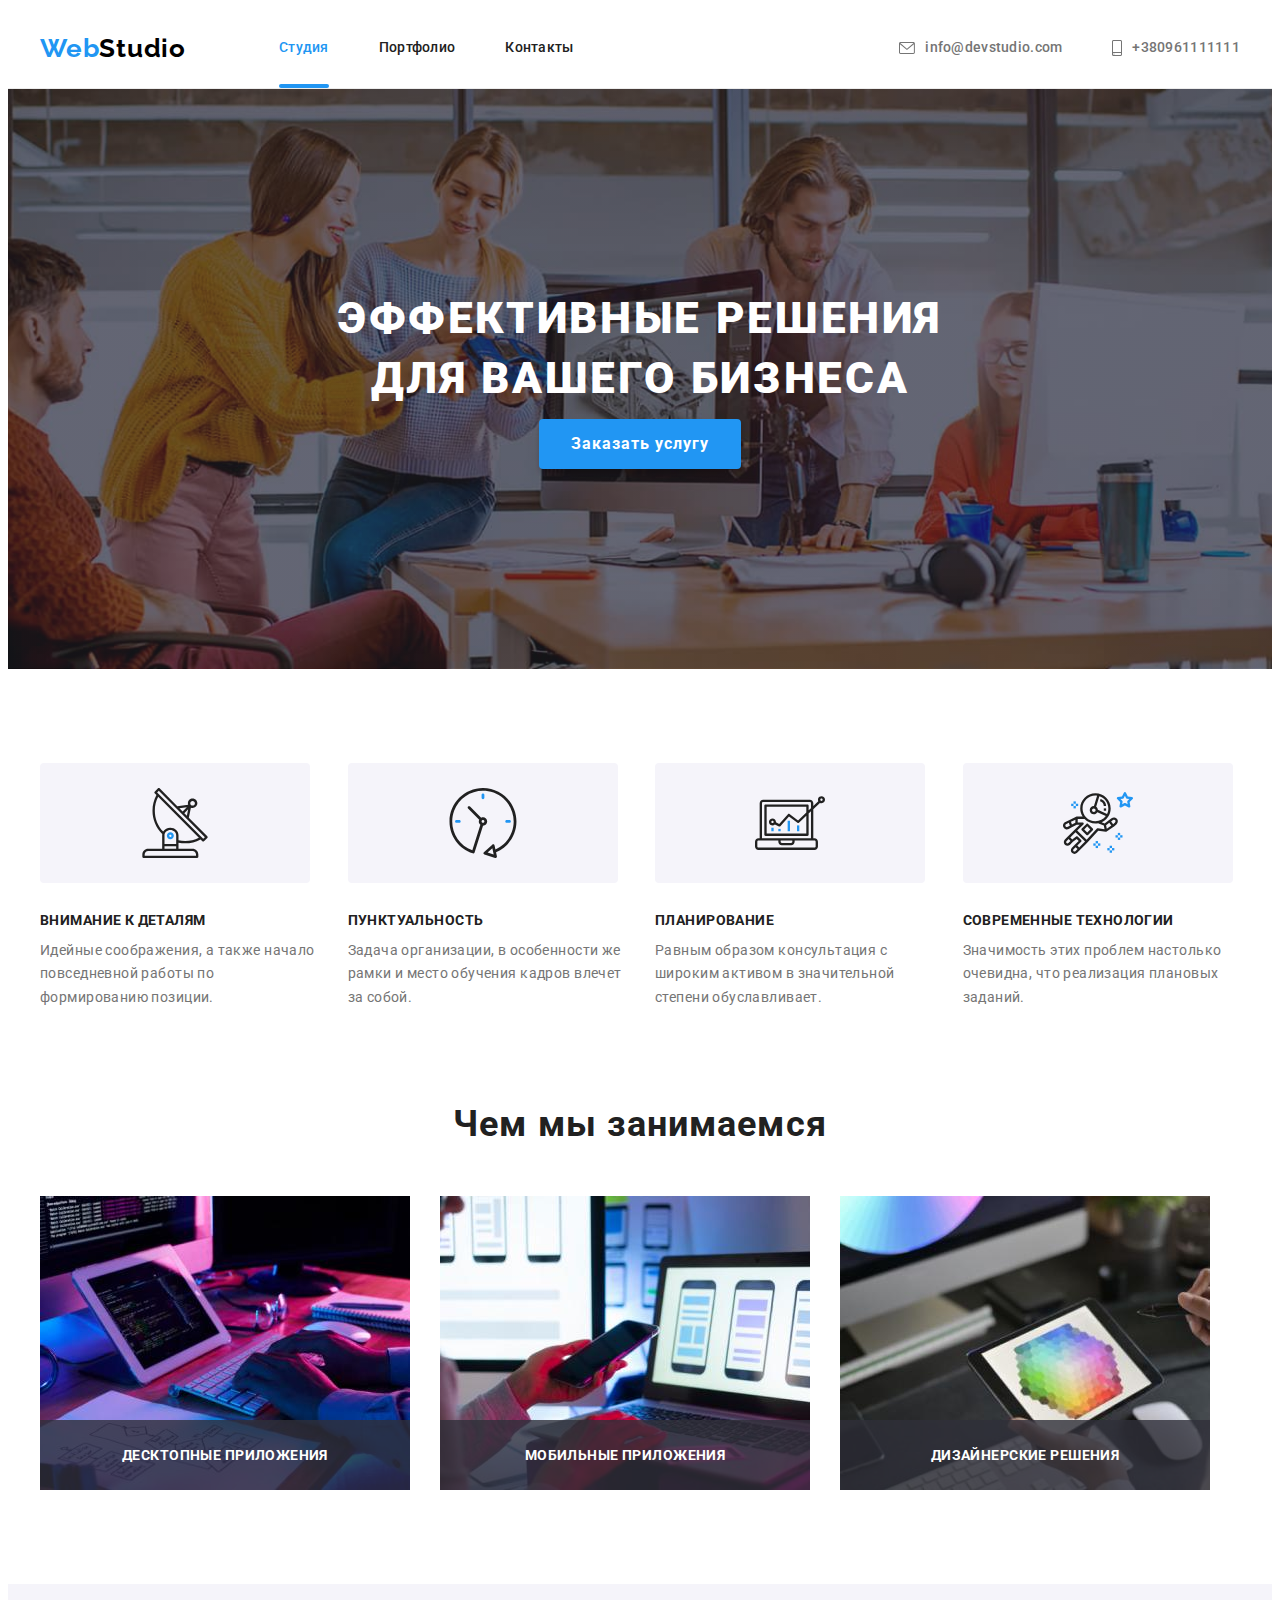
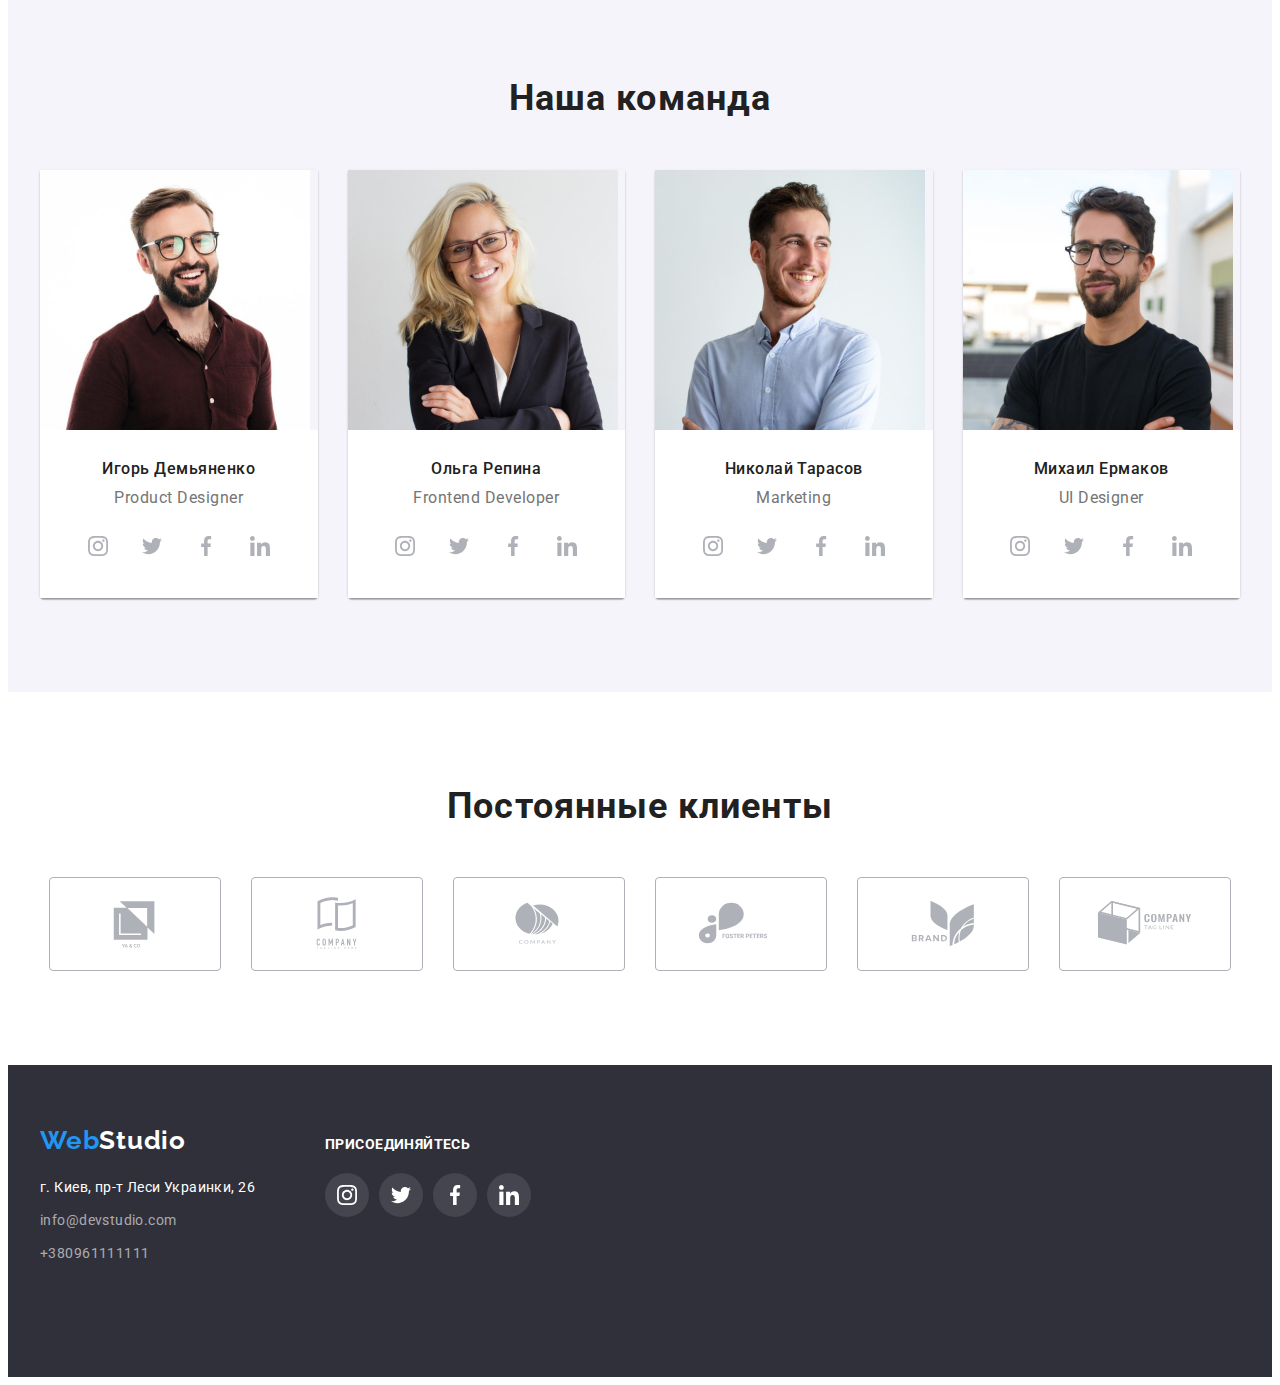
<file: index.html>
<!DOCTYPE html>
<html lang="ru">
<head>
    <meta charset="UTF-8">
    <meta http-equiv="X-UA-Compatible" content="IE=edge">
    <meta name="viewport" content="width=device-width, initial-scale=1.0">
    <title>WebStudio</title>
    <link rel="preconnect" href="https://fonts.googleapis.com">
    <link rel="preconnect" href="https://fonts.gstatic.com" crossorigin>
    <link href="https://fonts.googleapis.com/css2?family=Raleway:wght@700&family=Roboto:wght@400;500;700;900&display=swap"
        rel="stylesheet">
    <link rel="stylesheet" href="https://cdnjs.cloudflare.com/ajax/libs/modern-normalize/1.1.0/modern-normalize.min.css" integrity="sha512-wpPYUAdjBVSE4KJnH1VR1HeZfpl1ub8YT/NKx4PuQ5NmX2tKuGu6U/JRp5y+Y8XG2tV+wKQpNHVUX03MfMFn9Q==" crossorigin="anonymous" referrerpolicy="no-referrer" />
    <link rel="stylesheet" href="./css/styles.css">
</head>
<body>
    <!-- Мой контейнер -->

        <!-- HEADER -->
        <header class="header">
            <div class="container header-container">
                <nav class="header-nav">
                    <a href="" lang="en" class="header-logo link"><span lang="en">Web</span>Studio</a>

                    <ul class="header-list list">
                        <li class="item">
                            <a class="header-item active link current" href="./index.html" >Студия</a>
                        </li>
                        <li class="item">
                            <a class="header-item link" href="./portfolio.html" >Портфолио</a>
                        </li>
                        <li class="item">
                            <a class="header-item link" href="">Контакты</a>
                        </li>
                    </ul>
                </nav>
                <ul class="header-contact list">
                    <li class="item">
                        <a class="header-mail link" href="mailto:info@devstudio.com">
                            <svg class="mail-icon" width="16" height="12">
                                <use href="./images/symbol-defs.svg#icon-envelope"></use>
                            </svg>
                            info@devstudio.com
                        </a>
                    </li>
                    <li class="item">        
                        <a class="header-tel link" href="tel:+380961111111">
                            <svg class="tel-icon" width="10" height="16">
                                <use href="./images/symbol-defs.svg#icon-smartphone"></use>
                            </svg>
                            +380961111111
                        </a>
                    </li>
                </ul>
            </div>
        </header>
        
        <!-- HERO -->

        <main>
            <section class="hero">
                <div class="hero-item container ">
                    <h1 class="hero-title">Эффективные решения<br> для вашего бизнеса</h1>
                    <button class="hero-btn" type="button" data-modal-open>
                        Заказать услугу
                    </button>
                </div>
            </section>

            <!-- PRIORITY -->
            
            <section class="priority section">
                <div class="container">
                    <ul class="priority-list list">
                        <li class="priority-item">
                            <div class="priority-icon">
                                <svg class="priority-icons">
                                    <use href="./images/symbol-defs.svg#icon-antenna-1" width="70" hight="70" ></use>
                                </svg>
                            </div>
                            <h3 class="priority-title">Внимание к деталям</h3>
                            <p class="priority-text">
                                Идейные соображения, а также начало повседневной работы по формированию позиции.
                            </p>
                        </li>
                        <li class="priority-item">
                            <div class="priority-icon">
                                <svg class="priority-icons">
                                    <use href="./images/symbol-defs.svg#icon-clock-1" width="70" hight="70" ></use>
                                </svg>
                            </div>
                            <h3 class="priority-title">Пунктуальность</h3>
                            <p class="priority-text">
                                Задача организации, в особенности же рамки и место обучения кадров влечет за собой.
                            </p>
                        </li>
                        <li class="priority-item">
                            <div class="priority-icon">
                                <svg class="priority-icons">
                                    <use href="./images/symbol-defs.svg#icon-diagram-1" width="70" hight="70" ></use>
                                </svg>
                            </div>
                            <h3 class="priority-title">Планирование</h3>
                            <p class="priority-text">
                                Равным образом консультация с широким активом в значительной степени обуславливает.
                            </p>
                        </li>
                        <li class="priority-item">
                            <div class="priority-icon">
                                <svg class="priority-icons">
                                    <use href="./images/symbol-defs.svg#icon-astronaut-1" width="70" hight="70" ></use>
                                </svg>
                            </div>
                            <h3 class="priority-title">Современные технологии</h3>    
                            <p class="priority-text">
                                Значимость этих проблем настолько очевидна, что реализация плановых заданий.
                            </p>
                        </li>
                    </ul>
                </div>
                
            </section>
            
            <!-- WORK EXAMPLES -->

            <section class="example">
                <div class="container">
                    <h2 class="example-title">Чем мы занимаемся</h2>

                    <ul class="example-list list">
                        <li class="example-icon">
                            <div class="example-thumb">
                                <img class="example-img" src="./images/img.jpg" alt="Програмист пишет код" width="370" height="294">
                                <p class="example-text">Десктопные приложения</p>
                            </div>
                        </li>

                        <li class="example-icon">
                            <div class="example-thumb">
                                <img class="example-img" src="./images/img(1).jpg" alt="Дизайн меню для смартфона" width="370" height="294">
                                <p class="example-text">Мобильные приложения</p>
                            </div>    
                        </li>

                        <li class="example-icon">
                            <div class="example-thumb">
                                <img class="example-img" src="./images/img(2).jpg" alt="В руках планшет со стилусом" width="370" height="294">
                                <p class="example-text">Дизайнерские решения</p>
                            </div>    
                        </li>    
                    </ul>
                </div>
            </section>

            <!-- TEAM -->

            <section class="team section">
                <div class="container team-container">
                    <h2 class="team-title">Наша команда</h2> 
                        
                        <ul class="team-list list">
                            <li class="team-item">
                                <img class="team-img" src="./images/img(6).jpg" alt="Игорь Демьяненко" width="270" height="260">
                                <div class="team-worker">
                                    <h3 class="team-subtitle">Игорь Демьяненко</h3>
                                    <p class="team-text" lang="en">Product Designer</p>
                                    <ul class="team-social-list list">
                                        <li class="team-social-item">
                                            <a href="" class="team-social-link">
                                                <svg 
                                                    class="team-social-icon" width="20" height="20">
                                                    <use 
                                                    href="./images/symbol-defs.svg#icon-instagram-2">
                                                    </use>
                                                </svg>
                                            </a>
                                        </li>

                                        <li class="team-social-item">
                                            <a href="" class="team-social-link">
                                                <svg class="team-social-icon" width="20" height="20">
                                                    <use 
                                                    href="./images/symbol-defs.svg#icon-twitter-1">
                                                    </use>
                                                </svg>
                                            </a>
                                        </li>

                                        <li class="team-social-item">
                                            <a href="" class="team-social-link">
                                                <svg class="team-social-icon" width="20" height="20">
                                                    <use href="./images/symbol-defs.svg#icon-facebook-1">
                                                    </use>
                                                </svg>
                                            </a>
                                        </li>
                                        
                                        <li class="team-social-item">
                                            <a href="" class="team-social-link">
                                                <svg class="team-social-icon" width="20" height="20">
                                                    <use href="./images/symbol-defs.svg#icon-linkedin-1">
                                                    </use>
                                                </svg>
                                            </a>
                                        </li>
                                    </ul>
                                </div>
                            </li>

                            <li class="team-item">
                                <img class="team-img" src="./images/img(5).jpg" alt="Ольга Репина" width="270" height="260">
                                <div class="team-worker">
                                    <h3 class="team-subtitle">Ольга Репина</h3>
                                    <p class="team-text" lang="en">Frontend Developer</p>
                                    <ul class="team-social-list list">
                                        <li class="team-social-item">
                                            <a href="" class="team-social-link">
                                                <svg class="team-social-icon" width="20" height="20">
                                                    <use href="./images/symbol-defs.svg#icon-instagram-2">
                                                    </use>
                                                </svg>
                                            </a>
                                        </li>
                                    
                                        <li class="team-social-item">
                                            <a href="" class="team-social-link">
                                                <svg class="team-social-icon" width="20" height="20">
                                                    <use href="./images/symbol-defs.svg#icon-twitter-1">
                                                    </use>
                                                </svg>
                                            </a>
                                        </li>
                                    
                                        <li class="team-social-item">
                                            <a href="" class="team-social-link">
                                                <svg class="team-social-icon" width="20" height="20">
                                                    <use href="./images/symbol-defs.svg#icon-facebook-1">
                                                    </use>
                                                </svg>
                                            </a>
                                        </li>
                                    
                                        <li class="team-social-item">
                                            <a href="" class="team-social-link">
                                                <svg class="team-social-icon" width="20" height="20">
                                                    <use href="./images/symbol-defs.svg#icon-linkedin-1">
                                                    </use>
                                                </svg>
                                            </a>
                                        </li>
                                    </ul>
                                </div>
                            </li>

                            <li class="team-item">
                                <img class="team-img" src="./images/img(3).jpg" alt="Николай Тарасов" width="270" height="260">
                                <div class="team-worker">
                                    <h3 class="team-subtitle">Николай Тарасов</h3>
                                    <p class="team-text" lang="en">Marketing</p>
                                    <ul class="team-social-list list">
                                        <li class="team-social-item">
                                            <a href="" class="team-social-link">
                                                <svg class="team-social-icon" width="20" height="20">
                                                    <use href="./images/symbol-defs.svg#icon-instagram-2">
                                                    </use>
                                                </svg>
                                            </a>
                                        </li>
                                    
                                        <li class="team-social-item">
                                            <a href="" class="team-social-link">
                                                <svg class="team-social-icon" width="20" height="20">
                                                    <use href="./images/symbol-defs.svg#icon-twitter-1">
                                                    </use>
                                                </svg>
                                            </a>
                                        </li>
                                    
                                        <li class="team-social-item">
                                            <a href="" class="team-social-link">
                                                <svg class="team-social-icon" width="20" height="20">
                                                    <use href="./images/symbol-defs.svg#icon-facebook-1">
                                                    </use>
                                                </svg>
                                            </a>
                                        </li>
                                    
                                        <li class="team-social-item">
                                            <a href="" class="team-social-link">
                                                <svg class="team-social-icon" width="20" height="20">
                                                    <use href="./images/symbol-defs.svg#icon-linkedin-1">
                                                    </use>
                                                </svg>
                                            </a>
                                        </li>
                                    </ul>
                                </div>
                            </li>

                            <li class="team-item">
                                <img class="team-img" src="./images/img(4).jpg" alt="Михаил Ермаков" width="270" height="260">
                                <div class="team-worker">
                                    <h3 class="team-subtitle">Михаил Ермаков</h3>
                                    <p class="team-text" lang="en">UI Designer</p>
                                    <ul class="team-social-list list">

                                        <li class="team-social-item">
                                            <a href="" class="team-social-link">
                                                <svg class="team-social-icon" width="20" height="20">
                                                    <use href="./images/symbol-defs.svg#icon-instagram-2">
                                                    </use>
                                                </svg>
                                            </a>
                                        </li>
                                    
                                        <li class="team-social-item">
                                            <a href="" class="team-social-link">
                                                <svg class="team-social-icon" width="20" height="20">
                                                    <use href="./images/symbol-defs.svg#icon-twitter-1">
                                                    </use>
                                                </svg>
                                            </a>
                                        </li>
                                    
                                        <li class="team-social-item">
                                            <a href="" class="team-social-link">
                                                <svg class="team-social-icon" width="20" height="20">
                                                    <use href="./images/symbol-defs.svg#icon-facebook-1">
                                                    </use>
                                                </svg>
                                            </a>
                                        </li>
                                    
                                        <li class="team-social-item">
                                            <a href="" class="team-social-link">
                                                <svg class="team-social-icon" width="20" height="20">
                                                    <use href="./images/symbol-defs.svg#icon-linkedin-1">
                                                    </use>
                                                </svg>
                                            </a>
                                        </li>

                                    </ul>
                                </div>
                            </li>
                        </ul>
                </div>
            </section>


<!-- CLIENT -->

            <section class="client-section section">
                <div class="client-block container">
                    <h2 class="client-title">Постоянные клиенты</h2>
                    <ul class="client-list list">
                        <li class="client-item">
                            <a href="" class="client-link">
                                <svg class="client-icon width=100 height=100">    
                                    <use href="./images/symbol-defs.svg#icon-Logo"></use>
                                </svg>
                            </a>
                        </li>

                        <li class="client-item">
                            <a href="" class="client-link">
                                <svg class="client-icon">
                                    <use href="./images/symbol-defs.svg#icon-Logo-1"></use>
                                </svg>
                            </a>
                        </li>
                    
                        <li class="client-item">
                            <a href="" class="client-link">
                                <svg class="client-icon">
                                    <use href="./images/symbol-defs.svg#icon-Logo-2"></use>
                                </svg>
                            </a>
                        </li>
                    
                        <li class="client-item">
                            <a href="" class="client-link">
                                <svg class="client-icon">
                                    <use href="./images/symbol-defs.svg#icon-Logo-3"></use>
                                </svg>
                            </a>
                        </li>
                    
                        <li class="client-item">
                            <a href="" class="client-link">
                                <svg class="client-icon">
                                    <use href="./images/symbol-defs.svg#icon-Logo-4"></use>
                                </svg>
                            </a>
                        </li>
                    
                        <li class="client-item">
                            <a href="" class="client-link">
                                <svg class="client-icon">
                                    <use href="./images/symbol-defs.svg#icon-Logo-5"></use>
                                </svg>
                            </a>
                        </li>
                    </ul>
                </div>
            </section>
        </main>

        <!-- FOOTER -->

        <footer class="footer">
            <div class="footer-container container">
                <div class="footer-block">
                    <a href="" lang="en" class="footer-logo link"><span lang="en">Web</span>Studio</a>
                    <address class="footer-contact">
                        <ul class="footer-list list">

                            <li class="footer-item">
                                <a class="footer-adress link" href="https://goo.gl/maps/cScgRgd44BL1W8yu9" target="_blank" rel="noopener noreferrer">г. Киев, пр-т Леси Украинки, 26</a>
                            </li>

                            <li class="footer-item">
                                <a class="footer-mail link" href="mailto:info@devstudio.com">info@devstudio.com</a>
                            </li>
                            
                            <li class="footer-item">
                                <a class="footer-tel link" href="tel:+380961111111">+380961111111</a>
                            </li>
                        </ul>
                    </address>
                </div>
                <div class="footer-social">
                    <h3 class="footer-social-title">присоединяйтесь</h3>
                    <ul class="footer-social-list list">
                        <li class="footer-social-item">
                            <a href="" class="footer-social-link">
                                <svg class="footer-social-icon" width="20" height="20">
                                    <use 
                                        href="./images/symbol-defs.svg#icon-instagram-2">
                                    </use>
                                </svg>
                            </a>
                        </li>

                        <li class="footer-social-item">
                            <a href="" class="footer-social-link">
                                <svg class="footer-social-icon" width="20" height="20">
                                    <use 
                                        href="./images/symbol-defs.svg#icon-twitter-1">
                                    </use>
                                </svg>
                            </a>
                        </li>

                        <li class="footer-social-item">
                            <a href="" class="footer-social-link">
                                <svg class="footer-social-icon" width="20" height="20">
                                    <use 
                                        href="./images/symbol-defs.svg#icon-facebook-1">
                                    </use>
                                </svg>
                            </a>
                        </li>

                        <li class="footer-social-item">
                            <a href="" class="footer-social-link">
                                <svg class="footer-social-icon" width="20" height="20">
                                    <use 
                                        href="./images/symbol-defs.svg#icon-linkedin-1">
                                    </use>
                                </svg>
                            </a>
                        </li>
                    </ul>
                </div>
            </div>
        </footer>
        <div class="backdrop is-hidden" data-modal>
            <div class="modal">
                <button type="button" class="modal-close" data-modal-close>
                    <svg class="modal-close-icon" width=11px height=11px>
                        <use href="./images/symbol-defs.svg#icon-close"></use>
                    </svg>
                </button>
            </div>
        </div>
        <script src="./js/modal.js"></script>    
</body>
</html>
</file>
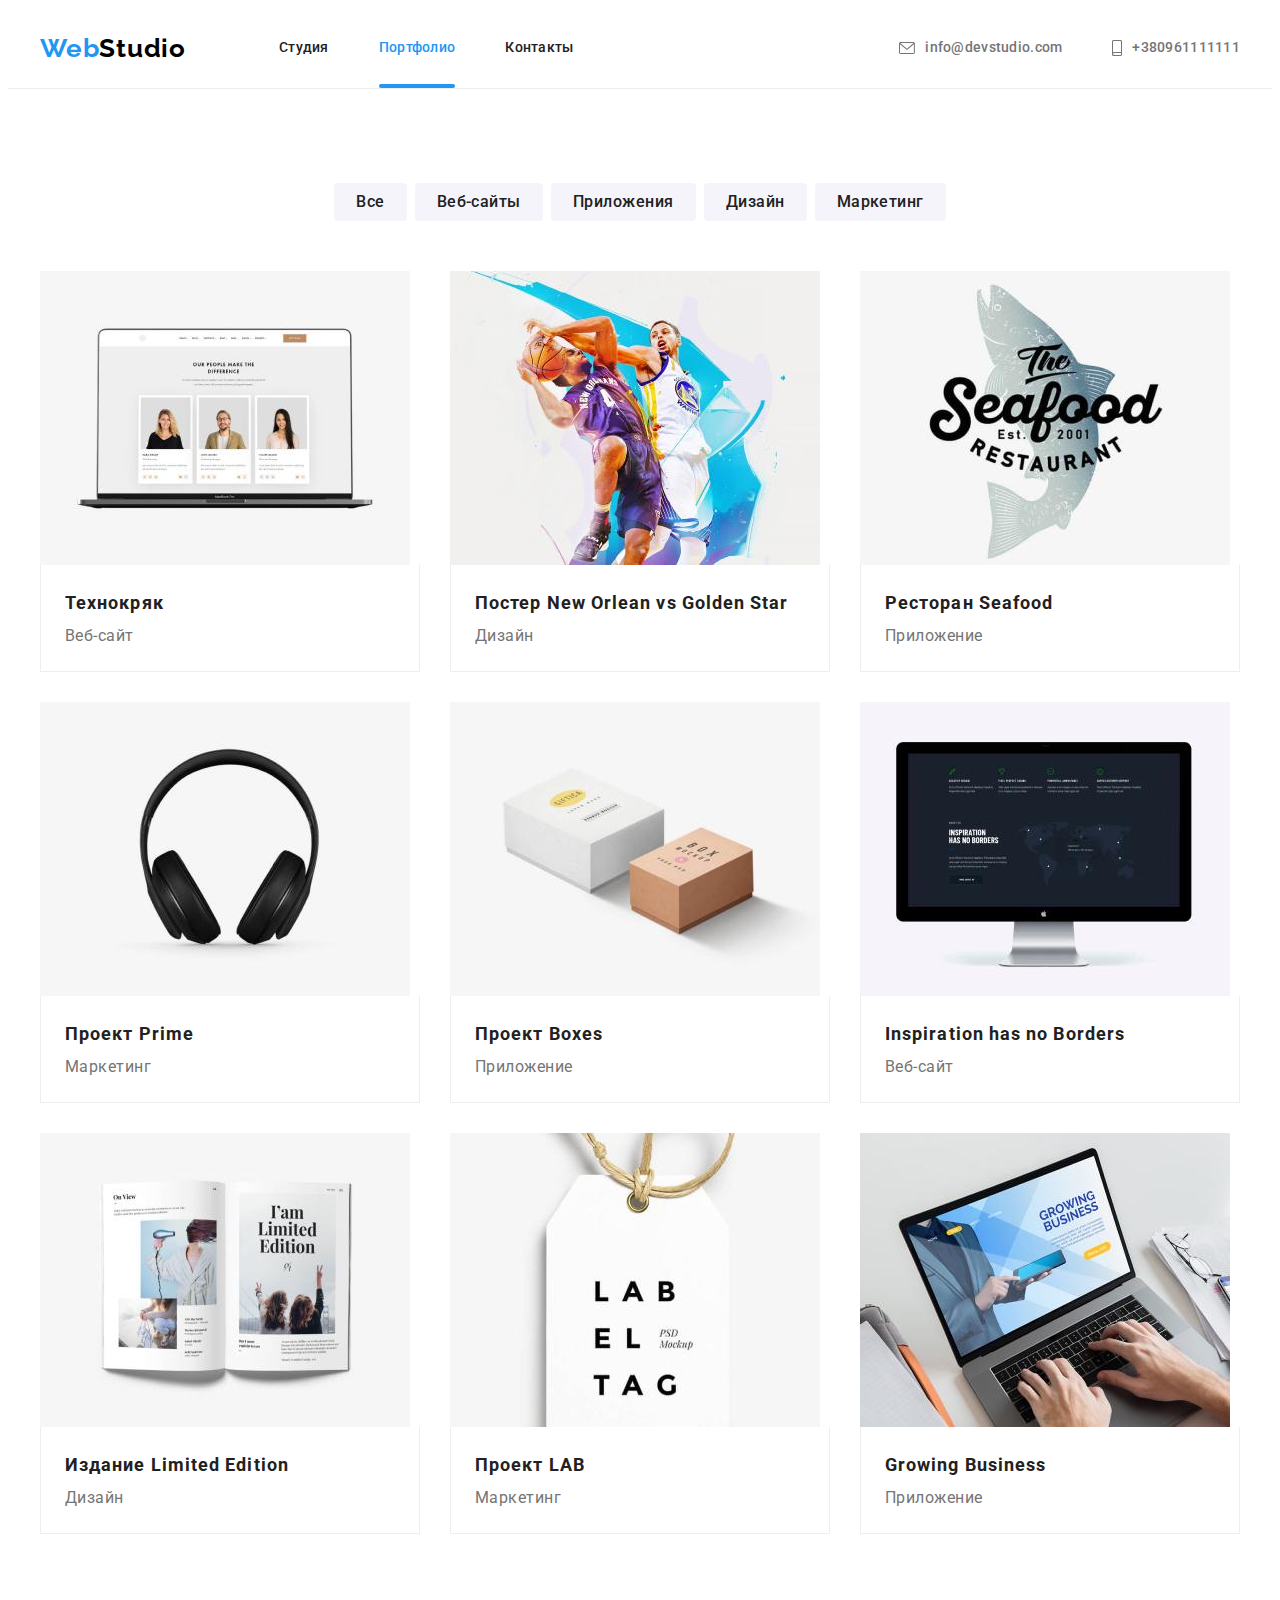
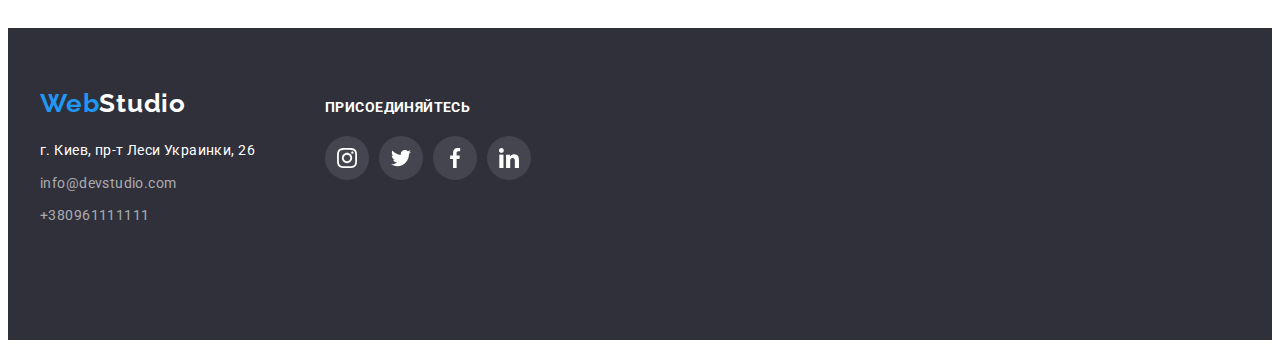
<file: portfolio.html>
<!DOCTYPE html>
<html lang="ru">
<head>
    <meta charset="UTF-8">
    <meta http-equiv="X-UA-Compatible" content="IE=edge">
    <meta name="viewport" content="width=device-width, initial-scale=1.0">
    <title>WebStudio</title>
    <link rel="preconnect" href="https://fonts.googleapis.com">
    <link rel="preconnect" href="https://fonts.gstatic.com" crossorigin>
    <link href="https://fonts.googleapis.com/css2?family=Raleway:wght@700&family=Roboto:wght@400;500;700;900&display=swap"
        rel="stylesheet">
    <link rel="stylesheet" href="https://cdnjs.cloudflare.com/ajax/libs/modern-normalize/1.1.0/modern-normalize.min.css" 
        integrity="sha512-wpPYUAdjBVSE4KJnH1VR1HeZfpl1ub8YT/NKx4PuQ5NmX2tKuGu6U/JRp5y+Y8XG2tV+wKQpNHVUX03MfMFn9Q==" 
        crossorigin="anonymous" 
        referrerpolicy="no-referrer" />    
    <link rel="stylesheet" href="./css/styles.css">
</head>
<body>

<!-- HEADER -->
<header class="header">
    <div class="container header-container">
        <nav class="header-nav">
            <a href="" lang="en" class="header-logo link"><span lang="en">Web</span>Studio</a>

            <ul class="header-list list">
                <li class="item"><a class="header-item link" href="./index.html" >Студия</a></li>
                <li class="item"><a class="header-item active link current" href="./portfolio.html" >Портфолио</a></li>
                <li class="item"><a class="header-item link" href="">Контакты</a></li>
            </ul>
        </nav>
        <ul class="header-contact list">
            <li class="item">
                <a class="header-mail link" href="mailto:info@devstudio.com">
                    <svg class="mail-icon" width="16" height="12">
                        <use href="./images/symbol-defs.svg#icon-envelope"></use>
                    </svg>
                    info@devstudio.com
                </a>
            </li>
            <li class="item">        
                <a class="header-tel link" href="tel:+380961111111">
                    <svg class="tel-icon" width="10" height="16">
                        <use href="./images/symbol-defs.svg#icon-smartphone"></use>
                    </svg>
                    +380961111111
                </a>
            </li>
        </ul>
    </div>
</header>

    <main>

        <section class="portfolio section">
            <div class="container">
                <ul class="buttons-list list">
                    <li class="item"><button class="nav-button" type="button">Все</button></li>
                    <li class="item"><button class="nav-button" type="button">Веб-сайты</button></li>
                    <li class="item"><button class="nav-button" type="button">Приложения</button></li>
                    <li class="item"><button class="nav-button" type="button">Дизайн</button></li>
                    <li class="item"><button class="nav-button" type="button">Маркетинг</button></li>
                </ul>
                <ul class="project-list list">

                    <li class="project-item">
                        <a class="link" href="">

                            <div class="project-thumb">  
                                <img class="project-img" src="./images/img(nout).jpg" alt="открытый ноутбук" width="370" height="294">
                                <p class="project-text-thumb">Технокряк это современная площадка распространения коронавируса. Компании используют эту платформу для цифрового
                                шпионажа и атак на защищённые сервера конкурентов.</p>   
                            </div>
                            
                            <div class="item">   
                                <h1 class="project-title">Технокряк</h1> 
                                <p class="project-text">Веб-сайт</p>
                            </div>

                        </a>
                    </li>

                    <li class="project-item">
                        <a class="link" href="">
                            <div class="project-thumb">    
                                <img class="project-img" src="./images/img(basket).jpg" alt="постер с двумя баскетболистами" width="370" height="294">
                                <p class="project-text-thumb">Технокряк это современная площадка распространения коронавируса. Компании используют эту платформу для цифрового
                                    шпионажа и атак на защищённые сервера конкурентов.</p>
                            </div> 
                            
                            <div class="item">
                                <h1 class="project-title">Постер <span lang="en">New Orlean vs Golden Star</span></h1>
                                <p class="project-text">Дизайн</p>
                            </div>
                        </a>
                    </li>
                    <li class="project-item">
                        <a class="link" href="">
                            <div class="project-thumb">
                                <img class="project-img" src="./images/img(seafood).jpg" alt="логотип ресторана морепродуктов" width="370" height="294">
                                <p class="project-text-thumb">Технокряк это современная площадка распространения коронавируса. Компании используют эту платформу для цифрового
                                    шпионажа и атак на защищённые сервера конкурентов.</p>
                            </div>

                            <div class="item">
                                <h1 class="project-title">Ресторан <span lang="en">Seafood</span></h1>
                                <p class="project-text">Приложение</p>
                            </div>
                        </a>
                    </li>
                    <li class="project-item">
                        <a class="link" href="">
                            <div class="project-thumb">
                                <img class="project-img" src="./images/img1.jpg" alt="наушники" width="370" height="294">
                                <p class="project-text-thumb">Технокряк это современная площадка распространения коронавируса. Компании используют эту платформу для цифрового
                                    шпионажа и атак на защищённые сервера конкурентов.</p>
                            </div>

                            <div class="item">
                                <h1 class="project-title">Проект <span lang="en">Prime</span></h1>
                                <p class="project-text">Маркетинг</p>
                            </div>
                        </a>
                    </li>
                    <li class="project-item">
                        <a class="link" href="">
                            <div class="project-thumb">
                                <img class="project-img" src="./images/img2.jpg" alt="две коробочки" width="370" height="294">
                                <p class="project-text-thumb">Технокряк это современная площадка распространения коронавируса. Компании используют эту платформу для цифрового
                                    шпионажа и атак на защищённые сервера конкурентов.</p>
                            </div>

                            <div class="item">
                                <h1 class="project-title">Проект <span lang="en">Boxes</span></h1>
                                <p class="project-text">Приложение</p>
                            </div>
                        </a>
                    </li>
                    <li class="project-item">
                        <a class="link" href="">
                            <div class="project-thumb">
                                <img class="project-img" src="./images/img3.jpg" alt="моритор" width="370" height="294">
                                <p class="project-text-thumb">Технокряк это современная площадка распространения коронавируса. Компании используют эту платформу для цифрового
                                    шпионажа и атак на защищённые сервера конкурентов.</p>
                            </div>

                            <div class="item">
                                <h1 class="project-title" lang="en">Inspiration has no Borders</h1>
                                <p class="project-text">Веб-сайт</p>
                            </div>
                        </a>
                    </li>
                    <li class="project-item">
                        <a class="link" href="">
                            <div class="project-thumb">
                                <img class="project-img" src="./images/img4.jpg" alt="открытый журнал" width="370" height="294">
                                <p class="project-text-thumb">Технокряк это современная площадка распространения коронавируса. Компании используют эту платформу для цифрового
                                    шпионажа и атак на защищённые сервера конкурентов.</p>
                            </div>

                            <div class="item">
                                <h1 class="project-title">Издание <span lang="en">Limited Edition</span></h1>
                                <p class="project-text">Дизайн</p>
                            </div>
                        </a>
                    </li>
                    <li class="project-item">
                        <a class="link" href="">
                            <div class="project-thumb">
                                <img class="project-img" src="./images/img5.jpg" alt="бирка" width="370" height="294">
                                <p class="project-text-thumb">Технокряк это современная площадка распространения коронавируса. Компании используют эту платформу для цифрового
                                    шпионажа и атак на защищённые сервера конкурентов.</p>
                            </div>
                            <div class="item">
                                <h1 class="project-title">Проект <span lang="en">LAB</span></h1>
                                <p class="project-text">Маркетинг</p>
                            </div>
                        </a>
                    </li>
                    <li class="project-item">
                        <a class="link" href="">
                            <div class="project-thumb">
                                <img class="project-img" src="./images/img6.jpg" alt="работа за ноутбуком" width="370" height="294">
                                <p class="project-text-thumb">Технокряк это современная площадка распространения коронавируса. Компании используют эту платформу для цифрового
                                    шпионажа и атак на защищённые сервера конкурентов.</p>
                            </div>
                                
                            <div class="item">
                                <h1 class="project-title" lang="en">Growing Business</h1>
                                <p class="project-text">Приложение</p>
                            </div>
                        </a>    
                    </li>
                </ul>
            </div>
        </section>

    </main>

    <footer class="footer">
        <div class="footer-container container">
            <div class="footer-block">
                <a href="" lang="en" class="footer-logo link"><span lang="en">Web</span>Studio</a>
                <address class="footer-contact">
                    <ul class="footer-list list">

                        <li class="footer-item">
                            <a class="footer-adress link" href="https://goo.gl/maps/cScgRgd44BL1W8yu9" target="_blank" rel="noopener noreferrer">г. Киев, пр-т Леси Украинки, 26</a>
                        </li>

                        <li class="footer-item">
                            <a class="footer-mail link" href="mailto:info@devstudio.com">info@devstudio.com</a>
                        </li>
                        
                        <li class="footer-item">
                            <a class="footer-tel link" href="tel:+380961111111">+380961111111</a>
                        </li>
                    </ul>
                </address>
            </div>
            <div class="footer-social">
                <h3 class="footer-social-title">присоединяйтесь</h3>
                <ul class="footer-social-list list">
                    <li class="footer-social-item">
                        <a href="" class="footer-social-link">
                            <svg class="footer-social-icon" width="20" height="20">
                                <use href="./images/symbol-defs.svg#icon-instagram-2">
                                </use>
                            </svg>
                        </a>
                    </li>
            
                    <li class="footer-social-item">
                        <a href="" class="footer-social-link">
                            <svg class="footer-social-icon" width="20" height="20">
                                <use href="./images/symbol-defs.svg#icon-twitter-1">
                                </use>
                            </svg>
                        </a>
                    </li>
            
                    <li class="footer-social-item">
                        <a href="" class="footer-social-link">
                            <svg class="footer-social-icon" width="20" height="20">
                                <use href="./images/symbol-defs.svg#icon-facebook-1">
                                </use>
                            </svg>
                        </a>
                    </li>
            
                    <li class="footer-social-item">
                        <a href="" class="footer-social-link">
                            <svg class="footer-social-icon" width="20" height="20">
                                <use href="./images/symbol-defs.svg#icon-linkedin-1">
                                </use>
                            </svg>
                        </a>
                    </li>
                </ul>
            </div>
        </div>
    </footer>
    

</body>
</html>
</file>
<file: css/styles.css>
body {
  background-color: #ffffff;
  color: #212121;
  font-family: "Roboto", sans-serif;
}
:root {
  --basic-text-color: #212121;
  --secondary-text-color: #757575;
  --basic-text: "Roboto", sans-serif;
}

.link {
  text-decoration: none;
}
.list {
  list-style: none;
}
h1,
h2,
h3,
h4,
h5,
h6,
p {
  margin: 0;
}
ul {
  margin: 0;
  padding: 0;
}
img {
  display: block;
  max-width: 100%;
}
.container {
  width: 1200px;
  padding-left: 15px;
  padding-right: 15px;
  margin-left: auto;
  margin-right: auto;
}
button {
  cursor: pointer;
}
.visually-hidden {
  position: absolute;
  white-space: nowrap;
  width: 1px;
  height: 1px;
  overflow: hidden;
  border: 0;
  padding: 0;
  clip: rect(0 0 0 0);
  clip-path: inset(50%);
  margin: -1px;
}
nav {
  display: flex;
}
.section {
  padding-top: 94px;
  padding-bottom: 94px;
}
/*-----------------------HEADER-----------------------*/
/*div {
  display: flex;
}*/
.header {
  background-color: #ffffff;
}
.header {
  border-bottom: 1px solid #ececec;
}
.header-container {
  display: flex;
}

.header-logo {
  display: flex;
  align-items: center;

  color: #000000;
  font-family: "Raleway", sans-serif;
  font-weight: 700;
  font-size: 26px;
  line-height: 1.19;
  letter-spacing: 0.03em;
}
.header-logo span {
  color: #2196f3;
}

.header-list .item + .item {
  margin-left: 50px;
}
.header-list {
  display: flex;
  margin-left: 93px;
  color: inherit;
  font-family: inherit;
  font-weight: 500;
  font-size: 14px;
  line-height: 1.14;
  letter-spacing: 0.02em;

  
}
.header-list :hover,
.header-list :focus {
  color: #2196f3;
}
.active::after {
  content: "";
  width: 100%;
  height: 4px;
  background-color: #2196f3;
  position: absolute;
  display: block;
  border-radius: 2px;
  bottom: 0;
  left: 0;
}
.header-item {
  display: block;
  padding-top: 32px;
  padding-bottom: 32px;
  position: relative;

  transition: color 250ms cubic-bezier(0.4, 0, 0.2, 1);
}
.header-item {
  color: currentColor;
}
.current {
  color: #2196f3;
}

.header-contact {
  display: flex;
  align-items: center;
  color: var(--secondary-text-color);
  font-family: var(--basic-text);
  font-weight: 500;
  font-size: 14px;
  line-height: 1.14;
  letter-spacing: 0.02em;
  margin-left: auto;

  /*transition: color 5000ms cubic-bezier(0.4, 0, 0.2, 1);*/
}
.header-contact .item + .item {
  margin-left: 50px;
}
.header-mail,
.header-tel {
  display: inline-flex;
  padding-top: 32px;
  padding-bottom: 32px;
  align-items: center;
  
  transition: color 250ms cubic-bezier(0.4, 0, 0.2, 1);
}
.header-contact :hover,
.header-contact :focus {
  color: #2196f3;
}
.header-mail,
.header-tel {
  color: currentColor;
}
/*.mail-icon:hover,
.mail-icon:focus {
  fill: #5057a7;
}*/
.mail-icon,
.tel-icon {
  fill: currentColor;
}
.mail-icon,
.tel-icon {
  display: inline-flex;
  margin-right: 10px;
}

/*------------------------HERO-----------------------*/

.hero {
  background-color: #c4c4c4;
  background-image: linear-gradient(
      rgba(47, 48, 58, 0.4),
      rgba(47, 48, 58, 0.4)
    ),
    url(../images/hero.jpg);
  background-repeat: no-repeat;
  background-position: center;
  background-size: cover;
  text-align: center;
  padding: 200px 0px 200px 0px;
  width: max-content 1600px;
}

.hero-title {
  font-family: var(--basic-text);
  font-weight: 900;
  font-size: 44px;
  line-height: 1.36;
  text-align: center;
  letter-spacing: 0.06em;
  text-transform: uppercase;
  color: #ffffff;

  margin-left: auto;
  margin-right: auto;
  margin-bottom: 10px;
}
.hero-btn {
  padding: 10px 32px;
  border-radius: 4px;
  border: none;
  box-shadow: 0px 4px 4px rgba(0, 0, 0, 0.15);
  background-color: #2196f3;
  font-family: inherit;
  font-weight: 700;
  font-size: 16px;
  line-height: 1.87;
  letter-spacing: 0.06em;
  color: #ffffff;
  text-align: center;

  transition-property: background-color;
  transition-duration: 250ms;
  transition-timing-function: cubic-bezier(0.4, 0, 0.2, 1);
}
/*.hero-btn {
  background-color: #2196f3;
}*/
.hero-btn:hover,
.hero-btn:focus {
  background-color: #188ce8;
}

/*------------------------PRIORITY----------------------*/
section .priority .section {
  padding-bottom: 0px;
}
.priority-title {
  margin-bottom: 10px;

  color: var(--basic-text-color);
  font-family: var(--basic-text);
  font-weight: 700;
  font-size: 14px;
  line-height: 1.14;
  letter-spacing: 0.03em;
  text-transform: uppercase;
}

.priority-text {
  margin-top: 10px;

  color: var(--secondary-text-color);
  font-family: var(--basic-text);
  font-weight: 400;
  font-size: 14px;
  line-height: 1.71;
  letter-spacing: 0.03em;
}

.priority-list {
  display: flex;
}
.priority-item + .priority-item {
  margin-left: 30px;
}
.priority-item {
  flex-basis: calc(100% / 4);
}
.priority-item {
  width: 270px;
}
.priority-icons {
  width: 70px;
  height: 70px;
}
.priority-icon {
  display: flex;
  width: 270px;
  height: 120px;
  border-radius: 4px;
  background-color: #f5f4fa;
  align-items: center;
  justify-content: center;
  margin-bottom: 30px;
}

/*----------------------WORK EXAMPLES---------------------*/
.example-title {
  color: var(--basic-text-color);
  font-family: var(--basic-text);
  font-weight: 700;
  font-size: 36px;
  line-height: 1.16;
  text-align: center;
  letter-spacing: 0.03em;
}
.example {
  padding-bottom: 94px;
}

.example-list {
  display: flex;
  margin-top: 50px;
}
.example-icon + .example-icon {
  margin-left: 30px;
}
.example-thumb {
  display: flex;
  position: relative;
}
.example-text {
  display: flex;
  position: absolute;
  bottom: 0;
  justify-content: center;
  align-items: center;
  width: 100%;
  height: 70px;

  font-family: Roboto;
  font-weight: bold;
  font-size: 14px;
  letter-spacing: 0.03em;
  text-transform: uppercase;
  color: #ffffff;
  background-color: rgba(47, 48, 58, 0.8);
}
/*--------------------------TEAM-------------------------*/
.team-list {
  display: flex;
  flex-wrap: wrap;
  margin: 0px;
  padding: 0px;
  margin-left: -30px;
  margin-top: -30px;
}

.team-item {
  flex-basis: calc(100% / 4 - 30px);
  margin-left: 30px;
  margin-top: 30px;
  width: 270px;
  box-shadow: 0px 1px 3px rgba(0, 0, 0, 0.12), 0px 1px 1px rgba(0, 0, 0, 0.14),
    0px 2px 1px rgba(0, 0, 0, 0.2);
  border-radius: 0px 0px 4px 4px;
}
.team {
  background-color: #f5f4fa;
}
.team-worker {
  background-color: #ffffff;
  text-align: center;
  padding-top: 30px;
  padding-bottom: 30px;
}

.team-title {
  margin-bottom: 50px;

  color: var(--basic-text-color);
  font-family: var(--basic-text);
  font-weight: 700;
  font-size: 36px;
  line-height: 1.16;
  text-align: center;
  letter-spacing: 0.03em;
}
.team-subtitle {
  margin-bottom: 10px;

  color: var(--basic-text-color);
  font-family: var(--basic-text);
  font-weight: 500;
  font-size: 16px;
  line-height: 1.18;
  letter-spacing: 0.03em;
}
.team-text {
  margin-bottom: 16px;
  color: var(--secondary-text-color);
  font-family: var(--basic-text);
  font-weight: 400;
  font-size: 16px;
  line-height: 1.18;
  letter-spacing: 0.03em;
}

.team-social-list {
  display: flex;
  justify-content: center;
}
.team-social-item {
  width: 44px;
  height: 44px;
}
.team-social-item + .team-social-item {
  margin-left: 10px;
}

.team-social-link {
  width: 100%;
  height: 100%;
  /*display: block;*/
  background-color: #ffffff;
  border-radius: 50%;
  display: flex;
  align-items: center;
  justify-content: center;
  color: #afb1b8;

  transition: background-color 250ms cubic-bezier(0.4, 0, 0.2, 1),
    color 250ms cubic-bezier(0.4, 0, 0.2, 1),
    fill 250ms cubic-bezier(0.4, 0, 0.2, 1);
}
.team-social-icon {
  fill: currentColor;
}
.team-social-link:hover,
.team-social-link:focus {
  color: #ffffff;
  background-color: #2196f3;
}

/*------------CLIENTS--------------*/

.client-title {
  margin-bottom: 50px;
  font-family: Roboto;
  font-style: normal;
  font-weight: bold;
  font-size: 36px;
  line-height: 1.16;
  text-align: center;
  letter-spacing: 0.03em;

  color: #212121;
}

.client-list {
  display: flex;
  justify-content: center;
  align-items: center;
}

.client-link {
  width: 170px;
  height: 92px;
  /*padding: 16px 32px;*/
  border: 1px solid #afb1b8;
  border-radius: 4px;
  display: inline-flex;
  outline: none;
  fill: #afb1b8;
  justify-content: center;
  align-items: center;

  transition: border 250ms cubic-bezier(0.4, 0, 0.2, 1),
    fill 250ms cubic-bezier(0.4, 0, 0.2, 1);
}
.client-link:focus,
.client-link:hover {
  border: 1px solid #2196f3;
  fill: #2196f3;
}
/*.client-icon:hover {
  fill: #2196f3;
}*/
.client-icon {
  width: 106px;
  height: 60px;
  display: inline-flex;
}

.client-item + .client-item {
  margin-left: 30px;
}

/*-------------------------FOOTER-------------------------*/
.footer-container {
  display: flex;
  align-items: baseline;
}

.footer {
  background-color: #2f303a;
  padding-top: 60px;
  padding-bottom: 60px;
}
.footer-logo {
  display: block;
  margin-bottom: 20px;

  color: #ffffff;
  font-family: "Raleway", sans-serif;
  font-weight: 700;
  font-size: 26px;
  line-height: 1.19;
  letter-spacing: 0.03em;
}
.footer-logo span {
  color: #2196f3;
}
.footer-adress {
  font-family: var(--basic-text);
  font-style: normal;
  font-weight: 400;
  font-size: 14px;
  line-height: 1.71;
  letter-spacing: 0.03em;
  color: #ffffff;
}
.footer-item + .footer-item {
  margin-top: 9px;
}
.footer-mail,
.footer-tel {
  font-family: var(--basic-text);
  font-style: normal;
  font-weight: 400;
  font-size: 14px;
  line-height: 1.71;
  letter-spacing: 0.03em;
  color: rgba(255, 255, 255, 0.6);
}
.footer-adress, .footer-mail, .footer-tel {
  transition: color 250ms cubic-bezier(0.4, 0, 0.2, 1);
}
.footer-list :hover {
  color: #2196f3;
}
.footer-list :focus {
  color: #2196f3;
}
.footer-social-title {
  font-family: var(--basic-text);
  font-weight: bold;
  font-size: 14px;
  line-height: 1.14;
  letter-spacing: 0.03em;
  text-transform: uppercase;
  color: #ffffff;
}
.footer-social-list {
  display: flex;
  justify-content: center;
}
.footer-social-item {
  width: 44px;
  height: 44px;
  margin-top: 20px;
  padding-bottom: 100px;
}
.footer-social-item + .footer-social-item {
  margin-left: 10px;
}
.footer-social-link {
  width: 44px;
  height: 44px;
  /*display: block;*/
  background-color: rgba(255, 255, 255, 0.1);
  border-radius: 50%;
  display: flex;
  align-items: center;
  justify-content: center;
  color: #ffffff;

  transition: background-color 250ms cubic-bezier(0.4, 0, 0.2, 1),
    color 250ms cubic-bezier(0.4, 0, 0.2, 1),
    fill 250ms cubic-bezier(0.4, 0, 0.2, 1);
}
.footer-social-icon {
  fill: currentColor;
}
.footer-social-link:hover,
.footer-social-link:focus {
  color: #ffffff;
  background-color: #2196f3;
}
.footer-social {
  margin-left: 70px;
}

/*.footer-social-item {
  width: 44px;
  height: 44px;
}*/
/*.footer-social-item {
  display: flex;
}
.footer-social-link {
  width: 100%;
  height: 100%;
  align-items: center;
  justify-content: center;
  background-color: rgba(255, 255, 255, 0.1);
  border-radius: 50%;
  color: #ffffff;
  display: flex;
}
.footer-social-icon {
  fill: currentColor;
}*/
/*=======================PORTFOLIO===================*/
/*-------------------Portfolio buttons------------------*/

.nav-button {
  color: inherit;
  font-family: inherit;
  font-weight: 500;
  font-size: 16px;
  line-height: 1.62;
  letter-spacing: 0.03em;

  transition: color 250ms cubic-bezier(0.4, 0, 0.2, 1),
    background-color 250ms cubic-bezier(0.4, 0, 0.2, 1),
    box-shadow 250ms cubic-bezier(0.4, 0, 0.2, 1);
}
.buttons-list {
  display: flex;
  justify-content: center;
  margin-bottom: 50px;
}
.buttons-list .nav-button {
  padding: 6px 22px;
  border-radius: 4px;
  border: none;
  background-color: #f5f4fa;
  /*box-shadow: 0px 3px 1px rgba(0, 0, 0, 0.1), 0px 1px 2px rgba(0, 0, 0, 0.08), 0px 2px 2px rgba(0, 0, 0, 0.12);*/
}
.buttons-list .item + .item {
  margin-left: 8px;
}
.nav-button:hover,
.nav-button:focus {
  color: #ffffff;
  background-color: #2196f3;
  box-shadow: 0px 3px 1px rgba(0, 0, 0, 0.1), 0px 1px 2px rgba(0, 0, 0, 0.08),
    0px 2px 2px rgba(0, 0, 0, 0.12);
}

/*---------------------Project----------------------*/
.project-list {
  display: flex;
  flex-wrap: wrap;
  padding: 0px;
  margin: 0px;
  margin-left: -30px;
  margin-top: -30px;
}
/*.project-list .project-item {
  outline: 1px solid tomato;
}*/
.project-item {
  flex-basis: calc(100% / 3 - 30px);
  margin-left: 30px;
  margin-top: 30px;
  width: 370px;
  cursor: pointer;
  /*border: 1px solid #eeeeee;
  box-sizing: border-box;
  box-shadow: 0px 1px 1px rgba(0, 0, 0, 0.12), 0px 4px 4px rgba(0, 0, 0, 0.06),
    1px 4px 6px rgba(0, 0, 0, 0.16);*/
}
.project-item .link {
  display: block;
  transition: box-shadow 250ms cubic-bezier(0.4, 0, 0.2, 1);
}
.project-item .link:hover,
.project-item .link:focus {
  /*border: 1px solid #eeeeee;
  box-sizing: border-box;*/
  box-shadow: 0px 1px 1px rgba(0, 0, 0, 0.12), 0px 4px 4px rgba(0, 0, 0, 0.06),
    1px 4px 6px rgba(0, 0, 0, 0.16);
}

.project-thumb {
  position: relative;
  overflow: hidden;
}
.project-text-thumb {
  position: absolute;
  padding: 63px 24px;
  height: 100%;
  font-family: Roboto;
  font-style: normal;
  font-size: 18px;
  line-height: 1.56;
  letter-spacing: 0.03em;
  color: #ffffff;
  background-color: rgba(33, 150, 243, 0.9);
  top: 0;
  left: 0;
  transform: translateY(101%);
  transition: transform 250ms cubic-bezier(0.4, 0, 0.2, 1);
}
.project-item :hover .project-text-thumb {
  transform: translateY(0);
}

.project-item .item {
  flex-direction: column;
  align-items: normal;
  border-bottom: 1px solid #eeeeee;
  border-left: 1px solid #eeeeee;
  border-right: 1px solid #eeeeee;
  padding: 20px 24px;
}

.project-title {
  font-family: var(--basic-text);
  font-style: normal;
  font-weight: 700;
  font-size: 18px;
  line-height: 2;
  letter-spacing: 0.06em;
  color: var(--basic-text-color);
}
.project-text {
  font-family: var(--basic-text);
  font-style: normal;
  font-weight: 400;
  font-size: 16px;
  line-height: 1.87;
  letter-spacing: 0.03em;
  color: var(--secondary-text-color);
}

/*---------Backdrop------------*/

.backdrop {
  width: 100vw;
  height: 100vh;
  background-color: rgba(0, 0, 0, 0.2);
  position: fixed;
  top: 0;
  transition: opacity 250ms cubic-bezier(0.4, 0, 0.2, 1),
    visibility 250ms cubic-bezier(0.4, 0, 0.2, 1);
}
.modal {
  width: 528px;
  height: 581px;
  background-color: #ffffff;
  border-radius: 4px;
  position: absolute;
  top: 50%;
  left: 50%;
  /*transform: scale(1);*/
  transform: translate(-50%, -50%);
  /*transition: transform 250ms;*/
  box-shadow: 0px 1px 3px rgba(0, 0, 0, 0.12), 0px 1px 1px rgba(0, 0, 0, 0.14),
    0px 2px 1px rgba(0, 0, 0, 0.2);
}
.backdrop .is-hidden .modal {
  /*transform: scale(0) rotate(90deg);*/
  transition: transform 250ms cubic-bezier(0.4, 0, 0.2, 1);
  transform: translate(-50%, -50%);
}
.modal-close {
  width: 30px;
  height: 30px;
  background-color: transparent;
  border: 1px solid rgba(0, 0, 0, 0.1);
  fill: #2196f3;
  border-radius: 50%;
  position: absolute;
  top: 10px;
  right: 10px;
  display: inline-flex;
  align-items: center;
  justify-content: center;
}
.is-hidden {
  visibility: hidden;
  opacity: 0;
  pointer-events: none;
}
/* body {
  background-color: #ffffff;
  position: relative;
  width: 1600px;
  height: 2349px;
}

:root {
  --primary-text-color: #212121;
  --secondary-text-color: #757575;
}
/*-------HEADER--------*/
/*.logo-text {
  color: #000000;
}
.logo-text span {
  color: #2196f3;
}
.header-list {
  color: var(--primary-text-color);
  font-family: roboto;
  font-weight: 500;
  font-size: 14px;
  line-height: 16px;
  letter-spacing: 0.02em;
}
.header-list:hover,
.header-list:focus {
  color: #2196f3;
}

.header-contact a {
  color: #757575;
  font-family: roboto;
  font-weight: 500;
  font-size: 14px;
  line-height: 16px;
  letter-spacing: 0.02em;
}
.header-tel:hover{
  color: #2196f3;
}
.header-mail:hover{
  color: #2196f3;
}

/*Герой, слоган*/
/*.hero {
  filter: drop-shadow(0px 4px 4px rgba(0, 0, 0, 0.25))
    drop-shadow(0px 4px 4px rgba(0, 0, 0, 0.25));
}
.hero {
  background: #2F303A;
}
.hero-text {
  color: #ffffff;
  font-family: roboto;
  font-weight: 900;
  font-size: 44px;
  line-height: 1.36;
  text-align: center;
  letter-spacing: 0.06em;
  text-transform: uppercase;
}

.hero-button {
  background-color: #2196f3;
  color: #ffffff;
  font-family: roboto;
  font-weight: 700;
  font-size: 16px;
  line-height: 1.89;
  text-align: center;
  letter-spacing: 0.06em;
  display: flex;
  align-items: center;
  border: transparent;
}
.hero-button:hover {
  color: #188ce8;
}
.hero-button:focus{
  color: green;
}

/*Приоритет*/

/*.priority {
  background-color: orange
}

.prof-skils h3 {
  color: var(--primary-text-color);
  font-family: roboto;
  font-weight: 700;
  font-size: 14px;
  line-height: 16px;
  letter-spacing: 0.03em;
  text-transform: uppercase;
}

.list {
  list-style: none;
}

.prof-skils p {
  color: var(--secondary-text-color);
  font-family: roboto;
  font-weight: normal;
  font-size: 14px;
  line-height: 24px;
  letter-spacing: 0.03em;
}

/*Вид деятельности*/

/*.work {
  color: var(--primary-text-color);
  font-family: roboto;
  font-weight: 700;
  font-size: 14px;
  line-height: 16px;
  letter-spacing: 0.03em;
  text-transform: uppercase;
}

/*Наша команда*/

/*.team {
  color: var(--primary-text-color);
  font-family: roboto;
  font-weight: 700;
  font-size: 36px;
  line-height: 42px;
  letter-spacing: 0.03em;
  text-align: center;
}



.title-igor {
  color: var(--primary-text-color);
  font-family: roboto;
  font-weight: 500;
  font-size: 16px;
  line-height: 19px;
  letter-spacing: 0.03em;
  text-align: center;
}

.work-igor {
  color: var(--secondary-text-color);
  font-family: roboto;
  
  font-size: 16px;
  line-height: 19px;
  letter-spacing: 0.03em;
  text-align: center;
  */
</file>
